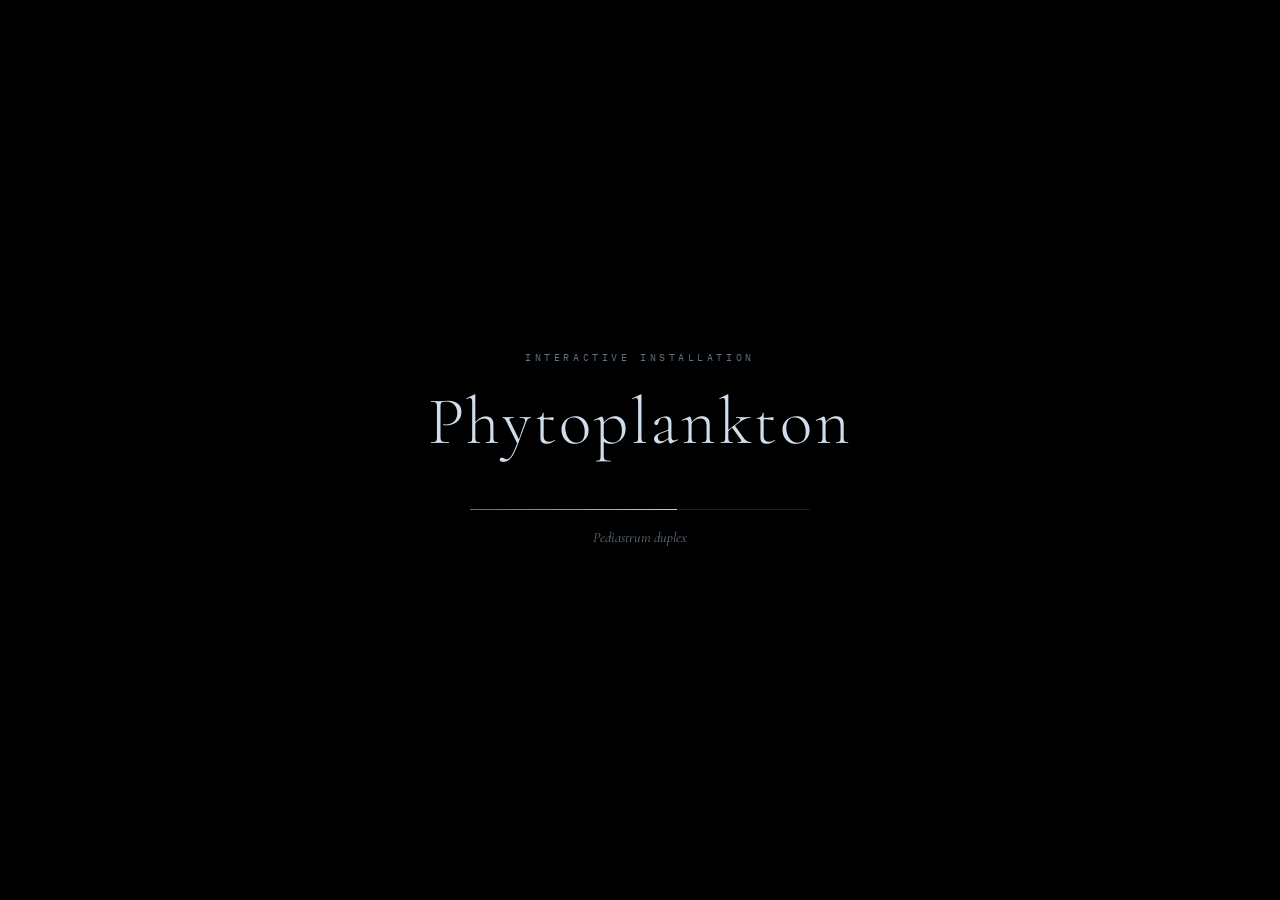
<file: installations/phytoplankton-swarm/index.html>
<!doctype html>
<html lang="en">
  <head>
    <meta charset="utf-8" />
    <meta name="viewport" content="width=device-width, initial-scale=1" />
    <meta name="color-scheme" content="dark" />
    <title>Phytoplankton — Swarm</title>
    <script type="module" crossorigin src="./assets/index-D1K2Ajvj.js"></script>
    <link rel="stylesheet" crossorigin href="./assets/index-CesSiEIq.css">
  </head>
  <body>
    <canvas id="gl"></canvas>
    <canvas id="xyz"></canvas>
    <svg id="pinch" aria-hidden="true"></svg>

    <section id="caption">
      <div class="eyebrow" id="cap-sub"></div>
      <h1 id="cap-title"></h1>
      <p id="cap-body"></p>
    </section>

    <div id="prompt"><span class="dot"></span><span id="prompt-text"></span></div>

    <div id="loader">
      <div class="loader-inner">
        <div class="eyebrow">Interactive installation</div>
        <h1></h1>
        <div class="bar"><i></i></div>
        <div class="status">Preparing</div>
      </div>
    </div>

    <div id="specimen-shade"></div>
    <aside id="specimen" aria-hidden="true"></aside>

    <aside id="debug" hidden></aside>
    <div id="toast"></div>

  </body>
</html>
</file>
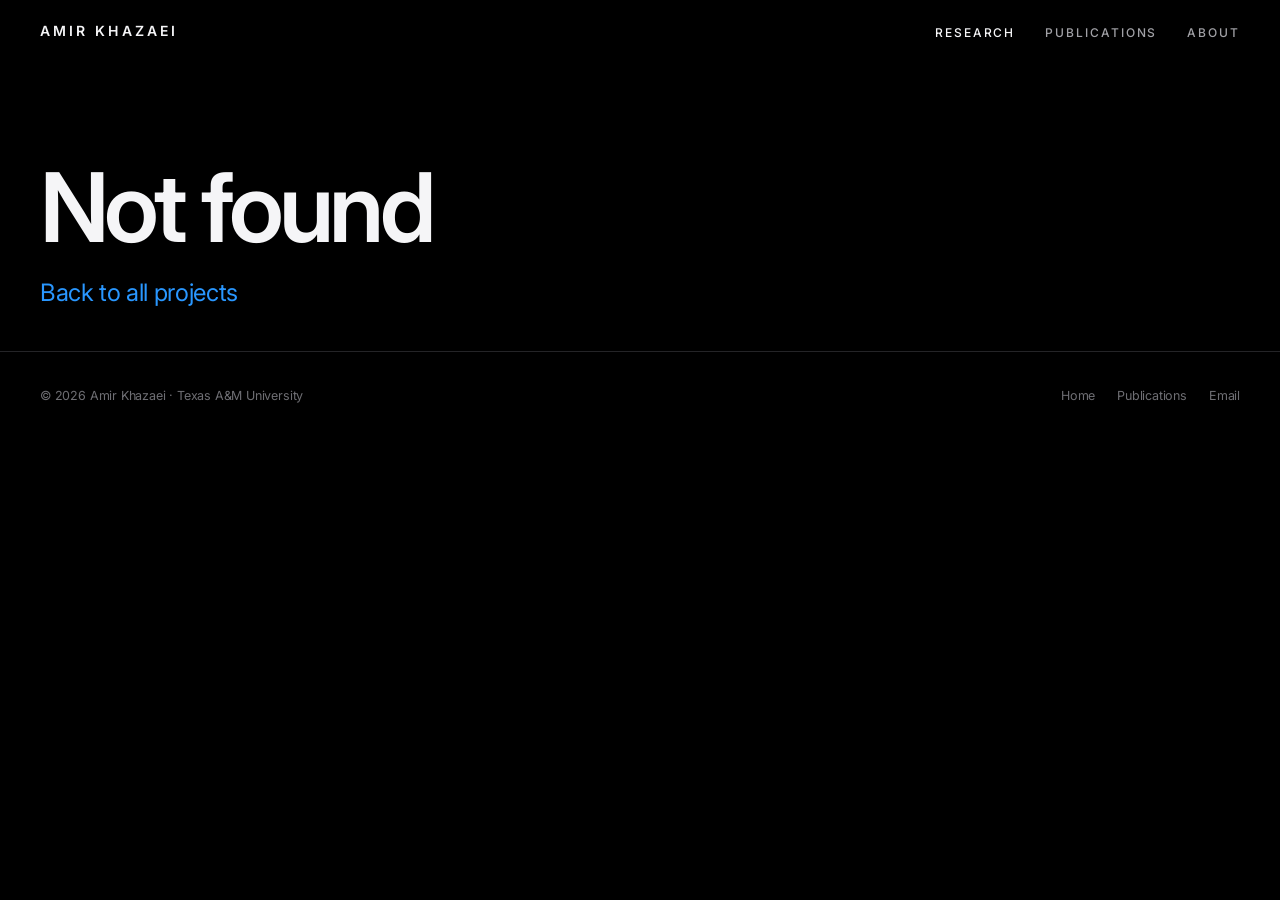
<file: projects/phytoplankton/index.html>
<!doctype html>
<html lang="en" data-base="../../" data-slug="phytoplankton">
<head>
  <meta charset="utf-8">
  <meta name="viewport" content="width=device-width, initial-scale=1, viewport-fit=cover">
  <title>Phytoplankton · Amir Khazaei</title>
  <meta name="description" content="Microscopic plankton rebuilt from rules: a diatom generator, a Grasshopper plugin, and a swarm you can reach into.">
  <meta property="og:title" content="Phytoplankton">
  <meta property="og:description" content="Microscopic plankton rebuilt from rules: a diatom generator, a Grasshopper plugin, and a swarm you can reach into.">
  <meta property="og:type" content="article">
  <meta property="og:url" content="https://amirkhazaei.com/projects/phytoplankton/">
  <meta property="og:image" content="https://amirkhazaei.com/assets/img/phytoplankton/cover.jpg">
  <meta name="theme-color" content="#000000">
  <link rel="canonical" href="https://amirkhazaei.com/projects/phytoplankton/">
  <link rel="icon" href="../../assets/favicon.svg" type="image/svg+xml">
  <link rel="preconnect" href="https://fonts.googleapis.com">
  <link rel="preconnect" href="https://fonts.gstatic.com" crossorigin>
  <link href="https://fonts.googleapis.com/css2?family=Inter:wght@400;500;600&family=JetBrains+Mono&display=swap" rel="stylesheet">
  <link rel="stylesheet" href="../../assets/css/site.css">
  <script type="importmap">{ "imports": { "three": "https://cdn.jsdelivr.net/npm/three@0.170.0/build/three.module.js", "three/addons/": "https://cdn.jsdelivr.net/npm/three@0.170.0/examples/jsm/" } }</script>
</head>
<body>

<nav class="nav" aria-label="Main">
  <div class="wrap">
    <a class="brand" href="../../">Amir Khazaei</a>
    <ul>
      <li class="opt"><a href="../../#research" aria-current="page">Research</a></li>
      <li><a href="../../publications.html">Publications</a></li>
      <li><a href="../../about.html">About</a></li>
    </ul>
  </div>
</nav>

<main id="app">
  <noscript><div class="wrap page-head"><h1>Phytoplankton</h1><p class="lead">Microscopic plankton rebuilt from rules: a diatom generator, a Grasshopper plugin, and a swarm you can reach into.</p></div></noscript>
</main>

<footer>
  <div class="wrap">
    <span>© <span class="year">2026</span> Amir Khazaei · Texas A&amp;M University</span>
    <span class="links"><a href="../../">Home</a><a href="../../publications.html">Publications</a><a href="mailto:amirkhazaei@tamu.edu">Email</a></span>
  </div>
</footer>

<script type="module" src="../../assets/js/project.js"></script>
</body>
</html>
</file>
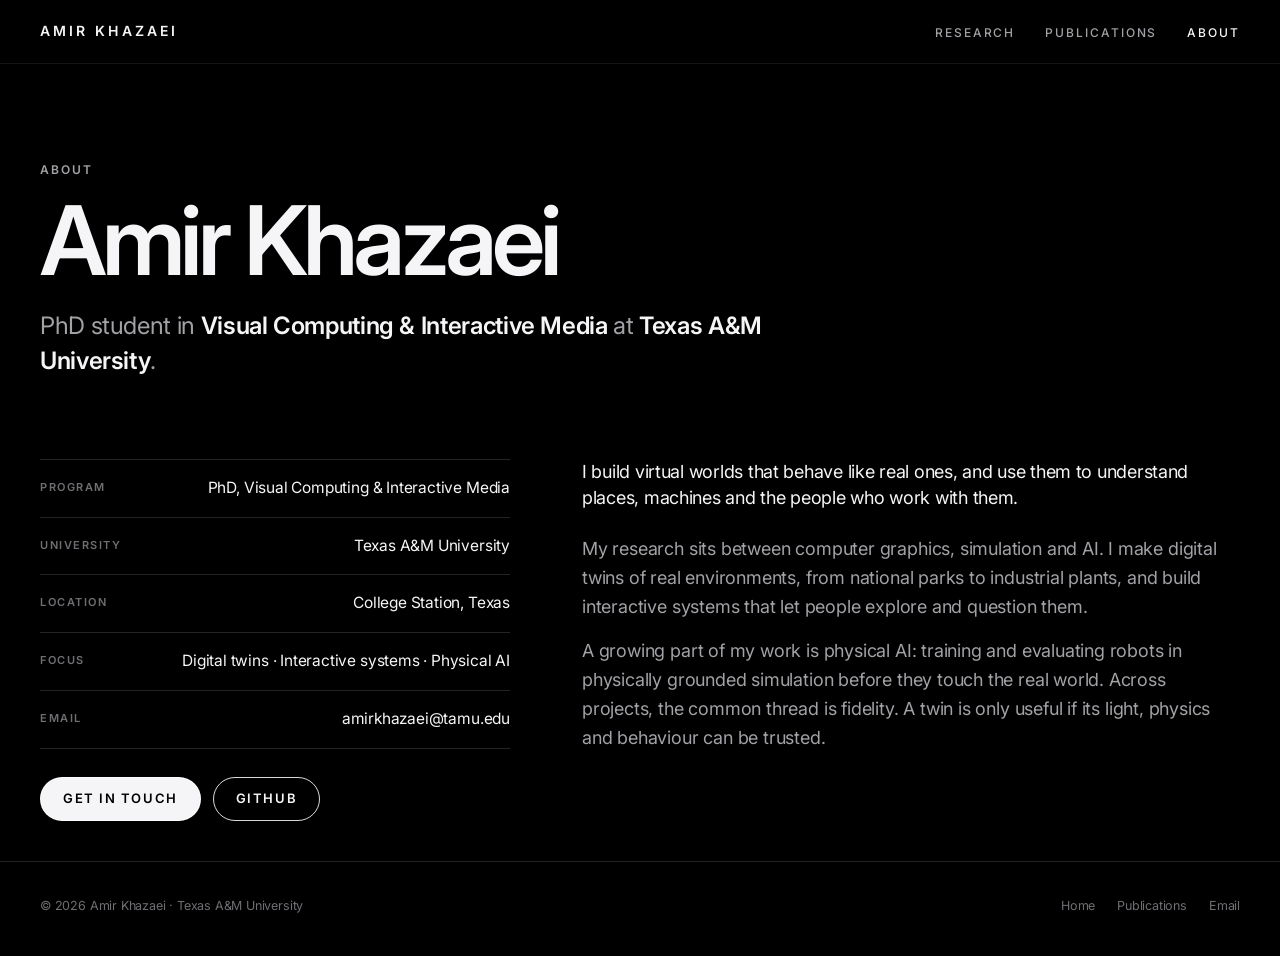
<file: about.html>
<!doctype html>
<html lang="en" data-base="">
<head>
  <meta charset="utf-8">
  <meta name="viewport" content="width=device-width, initial-scale=1, viewport-fit=cover">
  <title>About · Amir Khazaei</title>
  <meta name="description" content="Amir Khazaei is a PhD student in Visual Computing & Interactive Media at Texas A&M University.">
  <meta name="theme-color" content="#000000">
  <link rel="icon" href="assets/favicon.svg" type="image/svg+xml">
  <link rel="preconnect" href="https://fonts.googleapis.com">
  <link rel="preconnect" href="https://fonts.gstatic.com" crossorigin>
  <link href="https://fonts.googleapis.com/css2?family=Inter:wght@400;500;600&family=JetBrains+Mono&display=swap" rel="stylesheet">
  <link rel="stylesheet" href="assets/css/site.css">
</head>
<body>

<nav class="nav always" aria-label="Main">
  <div class="wrap">
    <a class="brand" href="./">Amir Khazaei</a>
    <ul>
      <li class="opt"><a href="./#research">Research</a></li>
      <li><a href="publications.html">Publications</a></li>
      <li><a href="about.html" aria-current="page">About</a></li>
    </ul>
  </div>
</nav>

<main>
  <header class="page-head">
    <div class="wrap">
      <p class="kicker">About</p>
      <h1>Amir Khazaei</h1>
      <p class="lead">PhD student in <strong>Visual Computing &amp; Interactive Media</strong> at <strong>Texas A&amp;M University</strong>.</p>
    </div>
  </header>

  <section class="wrap about-grid" style="padding-top:40px">
    <div class="reveal">
      <ul class="facts">
        <li><b>Program</b><span>PhD, Visual Computing &amp; Interactive Media</span></li>
        <li><b>University</b><span>Texas A&amp;M University</span></li>
        <li><b>Location</b><span>College Station, Texas</span></li>
        <li><b>Focus</b><span>Digital twins · Interactive systems · Physical AI</span></li>
        <li><b>Email</b><span><a href="mailto:amirkhazaei@tamu.edu">amirkhazaei@tamu.edu</a></span></li>
        <!-- EDIT: add rows, e.g. <li><b>Advisor</b><span>Name</span></li>, <li><b>Lab</b><span>Name</span></li> -->
      </ul>
      <div class="p-links" style="margin-top:28px">
        <a class="btn fill" href="mailto:amirkhazaei@tamu.edu">Get in touch</a>
        <a class="btn" href="https://github.com/Amirkhazaeii">GitHub</a>
        <!-- EDIT: once you add assets/cv.pdf: <a class="btn" href="assets/cv.pdf">CV</a>
             LinkedIn / Google Scholar: <a class="btn" href="https://scholar.google.com/citations?user=ID">Scholar</a> -->
      </div>
    </div>
    <div class="prose reveal">
      <!-- EDIT: rewrite in your own words. -->
      <p class="lead" style="color:var(--text);margin-bottom:24px">I build virtual worlds that behave like real ones, and use them to understand places, machines and the people who work with them.</p>
      <p>My research sits between computer graphics, simulation and AI. I make digital twins of real environments, from national parks to industrial plants, and build interactive systems that let people explore and question them.</p>
      <p>A growing part of my work is physical AI: training and evaluating robots in physically grounded simulation before they touch the real world. Across projects, the common thread is fidelity. A twin is only useful if its light, physics and behaviour can be trusted.</p>
    </div>
  </section>
</main>

<footer>
  <div class="wrap">
    <span>© <span class="year">2026</span> Amir Khazaei · Texas A&amp;M University</span>
    <span class="links"><a href="./">Home</a><a href="publications.html">Publications</a><a href="mailto:amirkhazaei@tamu.edu">Email</a></span>
  </div>
</footer>

<script type="module">
  import { navOnScroll, reveal, footer } from "./assets/js/data.js";
  navOnScroll(); reveal(); footer();
</script>
</body>
</html>
</file>
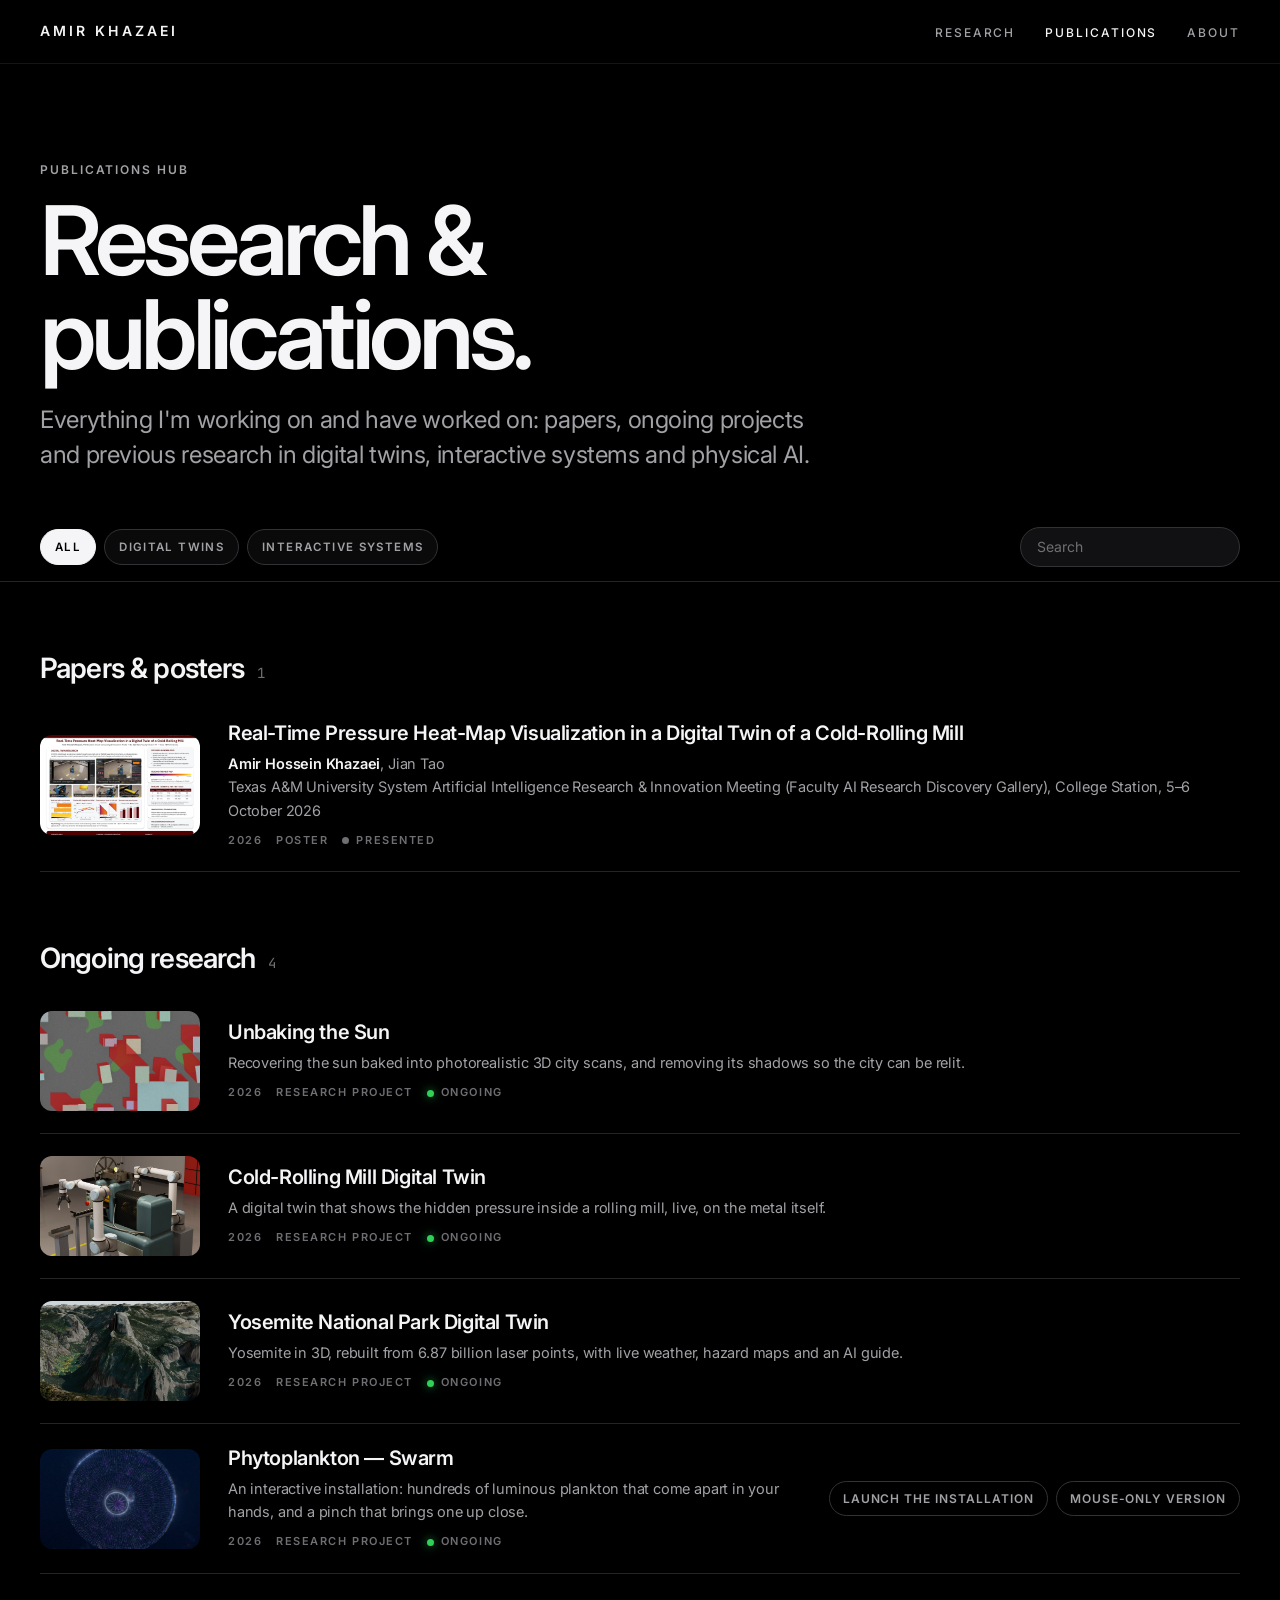
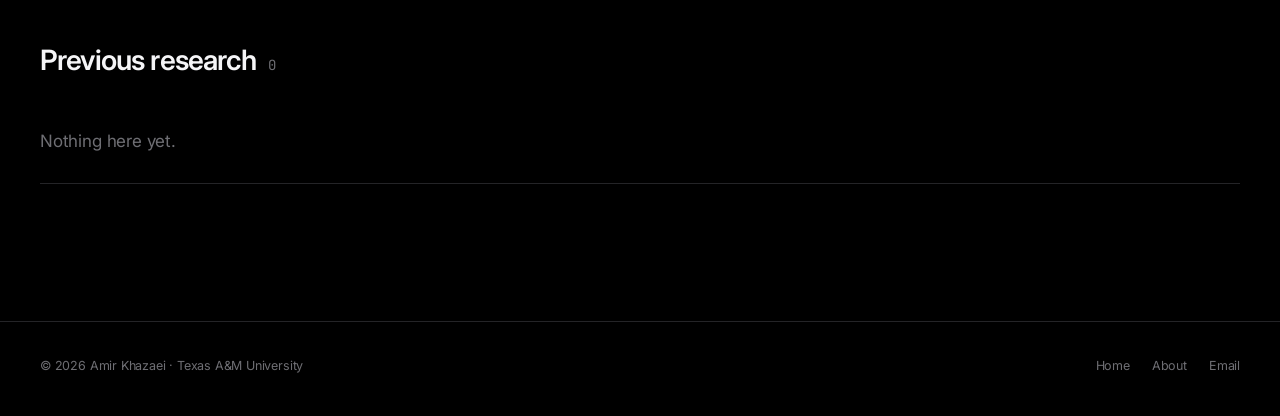
<file: publications.html>
<!doctype html>
<html lang="en" data-base="">
<head>
  <meta charset="utf-8">
  <meta name="viewport" content="width=device-width, initial-scale=1, viewport-fit=cover">
  <title>Publications &amp; Research · Amir Khazaei</title>
  <meta name="description" content="Papers, ongoing research and previous research by Amir Khazaei, PhD student at Texas A&M University.">
  <meta name="theme-color" content="#000000">
  <link rel="icon" href="assets/favicon.svg" type="image/svg+xml">
  <link rel="preconnect" href="https://fonts.googleapis.com">
  <link rel="preconnect" href="https://fonts.gstatic.com" crossorigin>
  <link href="https://fonts.googleapis.com/css2?family=Inter:wght@400;500;600&family=JetBrains+Mono&display=swap" rel="stylesheet">
  <link rel="stylesheet" href="assets/css/site.css">
</head>
<body>

<nav class="nav always" aria-label="Main">
  <div class="wrap">
    <a class="brand" href="./">Amir Khazaei</a>
    <ul>
      <li class="opt"><a href="./#research">Research</a></li>
      <li><a href="publications.html" aria-current="page">Publications</a></li>
      <li><a href="about.html">About</a></li>
    </ul>
  </div>
</nav>

<main>
  <header class="page-head">
    <div class="wrap">
      <p class="kicker">Publications hub</p>
      <h1>Research &amp;<br>publications.</h1>
      <p class="lead">Everything I'm working on and have worked on: papers, ongoing projects and previous research in digital twins, interactive systems and physical AI.</p>
    </div>
  </header>

  <div class="toolbar">
    <div class="wrap">
      <div class="group" id="themeChips" role="group" aria-label="Filter by theme"></div>
      <label class="sr-only" for="search">Search</label>
      <input class="search" id="search" type="search" placeholder="Search">
    </div>
  </div>

  <div class="wrap" id="hub" style="padding-bottom:120px"></div>
</main>

<footer>
  <div class="wrap">
    <span>© <span class="year">2026</span> Amir Khazaei · Texas A&amp;M University</span>
    <span class="links"><a href="./">Home</a><a href="about.html">About</a><a href="mailto:amirkhazaei@tamu.edu">Email</a></span>
  </div>
</footer>

<script type="module" src="assets/js/pubs.js"></script>
</body>
</html>
</file>
<file: installations/phytoplankton-swarm/assets/index-CesSiEIq.css>
@font-face{font-family:Cormorant Garamond;font-style:normal;font-display:swap;font-weight:300;src:url(./cormorant-garamond-cyrillic-ext-300-normal-D8IReVS-.woff2)format("woff2"),url(./cormorant-garamond-cyrillic-ext-300-normal-B5wCrnbP.woff)format("woff");unicode-range:U+460-52F,U+1C80-1C8A,U+20B4,U+2DE0-2DFF,U+A640-A69F,U+FE2E-FE2F}@font-face{font-family:Cormorant Garamond;font-style:normal;font-display:swap;font-weight:300;src:url(./cormorant-garamond-cyrillic-300-normal-DZNkLIMe.woff2)format("woff2"),url(./cormorant-garamond-cyrillic-300-normal-KEduutn5.woff)format("woff");unicode-range:U+301,U+400-45F,U+490-491,U+4B0-4B1,U+2116}@font-face{font-family:Cormorant Garamond;font-style:normal;font-display:swap;font-weight:300;src:url(./cormorant-garamond-vietnamese-300-normal-BTzPAsHw.woff2)format("woff2"),url(./cormorant-garamond-vietnamese-300-normal-ByHlPz7v.woff)format("woff");unicode-range:U+102-103,U+110-111,U+128-129,U+168-169,U+1A0-1A1,U+1AF-1B0,U+300-301,U+303-304,U+308-309,U+323,U+329,U+1EA0-1EF9,U+20AB}@font-face{font-family:Cormorant Garamond;font-style:normal;font-display:swap;font-weight:300;src:url(./cormorant-garamond-latin-ext-300-normal-BsCYHBWC.woff2)format("woff2"),url(./cormorant-garamond-latin-ext-300-normal-DueGyF8j.woff)format("woff");unicode-range:U+100-2BA,U+2BD-2C5,U+2C7-2CC,U+2CE-2D7,U+2DD-2FF,U+304,U+308,U+329,U+1D00-1DBF,U+1E00-1E9F,U+1EF2-1EFF,U+2020,U+20A0-20AB,U+20AD-20C0,U+2113,U+2C60-2C7F,U+A720-A7FF}@font-face{font-family:Cormorant Garamond;font-style:normal;font-display:swap;font-weight:300;src:url(./cormorant-garamond-latin-300-normal-Cw-E_7L1.woff2)format("woff2"),url(./cormorant-garamond-latin-300-normal-BuXLI6C0.woff)format("woff");unicode-range:U+??,U+131,U+152-153,U+2BB-2BC,U+2C6,U+2DA,U+2DC,U+304,U+308,U+329,U+2000-206F,U+20AC,U+2122,U+2191,U+2193,U+2212,U+2215,U+FEFF,U+FFFD}@font-face{font-family:Cormorant Garamond;font-style:normal;font-display:swap;font-weight:400;src:url(./cormorant-garamond-cyrillic-ext-400-normal-W3Dto7M0.woff2)format("woff2"),url(./cormorant-garamond-cyrillic-ext-400-normal-DLdKLAvx.woff)format("woff");unicode-range:U+460-52F,U+1C80-1C8A,U+20B4,U+2DE0-2DFF,U+A640-A69F,U+FE2E-FE2F}@font-face{font-family:Cormorant Garamond;font-style:normal;font-display:swap;font-weight:400;src:url(./cormorant-garamond-cyrillic-400-normal-DD2KOZkl.woff2)format("woff2"),url(./cormorant-garamond-cyrillic-400-normal-CVFrM67f.woff)format("woff");unicode-range:U+301,U+400-45F,U+490-491,U+4B0-4B1,U+2116}@font-face{font-family:Cormorant Garamond;font-style:normal;font-display:swap;font-weight:400;src:url(./cormorant-garamond-vietnamese-400-normal-6K-YXo6g.woff2)format("woff2"),url(./cormorant-garamond-vietnamese-400-normal-4uxlocMh.woff)format("woff");unicode-range:U+102-103,U+110-111,U+128-129,U+168-169,U+1A0-1A1,U+1AF-1B0,U+300-301,U+303-304,U+308-309,U+323,U+329,U+1EA0-1EF9,U+20AB}@font-face{font-family:Cormorant Garamond;font-style:normal;font-display:swap;font-weight:400;src:url(./cormorant-garamond-latin-ext-400-normal-Drx2k2n9.woff2)format("woff2"),url(./cormorant-garamond-latin-ext-400-normal-uvC0WHQr.woff)format("woff");unicode-range:U+100-2BA,U+2BD-2C5,U+2C7-2CC,U+2CE-2D7,U+2DD-2FF,U+304,U+308,U+329,U+1D00-1DBF,U+1E00-1E9F,U+1EF2-1EFF,U+2020,U+20A0-20AB,U+20AD-20C0,U+2113,U+2C60-2C7F,U+A720-A7FF}@font-face{font-family:Cormorant Garamond;font-style:normal;font-display:swap;font-weight:400;src:url(./cormorant-garamond-latin-400-normal-B-1hWBU7.woff2)format("woff2"),url(./cormorant-garamond-latin-400-normal-B7YtguxJ.woff)format("woff");unicode-range:U+??,U+131,U+152-153,U+2BB-2BC,U+2C6,U+2DA,U+2DC,U+304,U+308,U+329,U+2000-206F,U+20AC,U+2122,U+2191,U+2193,U+2212,U+2215,U+FEFF,U+FFFD}@font-face{font-family:Cormorant Garamond;font-style:italic;font-display:swap;font-weight:400;src:url(./cormorant-garamond-cyrillic-ext-400-italic-BEGvmv_3.woff2)format("woff2"),url(./cormorant-garamond-cyrillic-ext-400-italic-C_Uk1MUY.woff)format("woff");unicode-range:U+460-52F,U+1C80-1C8A,U+20B4,U+2DE0-2DFF,U+A640-A69F,U+FE2E-FE2F}@font-face{font-family:Cormorant Garamond;font-style:italic;font-display:swap;font-weight:400;src:url(./cormorant-garamond-cyrillic-400-italic-D3GtrbRZ.woff2)format("woff2"),url(./cormorant-garamond-cyrillic-400-italic-AH1vqu4S.woff)format("woff");unicode-range:U+301,U+400-45F,U+490-491,U+4B0-4B1,U+2116}@font-face{font-family:Cormorant Garamond;font-style:italic;font-display:swap;font-weight:400;src:url(./cormorant-garamond-vietnamese-400-italic-BoXDRTEW.woff2)format("woff2"),url(./cormorant-garamond-vietnamese-400-italic-CJpMwFnN.woff)format("woff");unicode-range:U+102-103,U+110-111,U+128-129,U+168-169,U+1A0-1A1,U+1AF-1B0,U+300-301,U+303-304,U+308-309,U+323,U+329,U+1EA0-1EF9,U+20AB}@font-face{font-family:Cormorant Garamond;font-style:italic;font-display:swap;font-weight:400;src:url(./cormorant-garamond-latin-ext-400-italic-BdEzgT7i.woff2)format("woff2"),url(./cormorant-garamond-latin-ext-400-italic-CQvLaSWn.woff)format("woff");unicode-range:U+100-2BA,U+2BD-2C5,U+2C7-2CC,U+2CE-2D7,U+2DD-2FF,U+304,U+308,U+329,U+1D00-1DBF,U+1E00-1E9F,U+1EF2-1EFF,U+2020,U+20A0-20AB,U+20AD-20C0,U+2113,U+2C60-2C7F,U+A720-A7FF}@font-face{font-family:Cormorant Garamond;font-style:italic;font-display:swap;font-weight:400;src:url(./cormorant-garamond-latin-400-italic-Dc_OZ8oc.woff2)format("woff2"),url(./cormorant-garamond-latin-400-italic-BLh7T8o8.woff)format("woff");unicode-range:U+??,U+131,U+152-153,U+2BB-2BC,U+2C6,U+2DA,U+2DC,U+304,U+308,U+329,U+2000-206F,U+20AC,U+2122,U+2191,U+2193,U+2212,U+2215,U+FEFF,U+FFFD}@font-face{font-family:IBM Plex Mono;font-style:normal;font-display:swap;font-weight:300;src:url(./ibm-plex-mono-cyrillic-ext-300-normal-BbtBtHoB.woff2)format("woff2"),url(./ibm-plex-mono-cyrillic-ext-300-normal-B8O3uHbr.woff)format("woff");unicode-range:U+460-52F,U+1C80-1C8A,U+20B4,U+2DE0-2DFF,U+A640-A69F,U+FE2E-FE2F}@font-face{font-family:IBM Plex Mono;font-style:normal;font-display:swap;font-weight:300;src:url(./ibm-plex-mono-cyrillic-300-normal-ByB2hQUF.woff2)format("woff2"),url(./ibm-plex-mono-cyrillic-300-normal-Ba-HN6uq.woff)format("woff");unicode-range:U+301,U+400-45F,U+490-491,U+4B0-4B1,U+2116}@font-face{font-family:IBM Plex Mono;font-style:normal;font-display:swap;font-weight:300;src:url(./ibm-plex-mono-vietnamese-300-normal-CpdbWO_2.woff2)format("woff2"),url(./ibm-plex-mono-vietnamese-300-normal-B6fSpYYV.woff)format("woff");unicode-range:U+102-103,U+110-111,U+128-129,U+168-169,U+1A0-1A1,U+1AF-1B0,U+300-301,U+303-304,U+308-309,U+323,U+329,U+1EA0-1EF9,U+20AB}@font-face{font-family:IBM Plex Mono;font-style:normal;font-display:swap;font-weight:300;src:url(./ibm-plex-mono-latin-ext-300-normal-BEtQ2wm2.woff2)format("woff2"),url(./ibm-plex-mono-latin-ext-300-normal-CQbCaAQ4.woff)format("woff");unicode-range:U+100-2BA,U+2BD-2C5,U+2C7-2CC,U+2CE-2D7,U+2DD-2FF,U+304,U+308,U+329,U+1D00-1DBF,U+1E00-1E9F,U+1EF2-1EFF,U+2020,U+20A0-20AB,U+20AD-20C0,U+2113,U+2C60-2C7F,U+A720-A7FF}@font-face{font-family:IBM Plex Mono;font-style:normal;font-display:swap;font-weight:300;src:url(./ibm-plex-mono-latin-300-normal-BRS-C4KA.woff2)format("woff2"),url(./ibm-plex-mono-latin-300-normal-BPU54Tw3.woff)format("woff");unicode-range:U+??,U+131,U+152-153,U+2BB-2BC,U+2C6,U+2DA,U+2DC,U+304,U+308,U+329,U+2000-206F,U+20AC,U+2122,U+2191,U+2193,U+2212,U+2215,U+FEFF,U+FFFD}@font-face{font-family:IBM Plex Mono;font-style:normal;font-display:swap;font-weight:400;src:url(./ibm-plex-mono-cyrillic-ext-400-normal-xuaO2J-f.woff2)format("woff2"),url(./ibm-plex-mono-cyrillic-ext-400-normal-DMdlQ8Kv.woff)format("woff");unicode-range:U+460-52F,U+1C80-1C8A,U+20B4,U+2DE0-2DFF,U+A640-A69F,U+FE2E-FE2F}@font-face{font-family:IBM Plex Mono;font-style:normal;font-display:swap;font-weight:400;src:url(./ibm-plex-mono-cyrillic-400-normal-BSMlKf0J.woff2)format("woff2"),url(./ibm-plex-mono-cyrillic-400-normal-CEL4l2ZJ.woff)format("woff");unicode-range:U+301,U+400-45F,U+490-491,U+4B0-4B1,U+2116}@font-face{font-family:IBM Plex Mono;font-style:normal;font-display:swap;font-weight:400;src:url(./ibm-plex-mono-vietnamese-400-normal-BulugwFq.woff2)format("woff2"),url(./ibm-plex-mono-vietnamese-400-normal-DDuiU_S-.woff)format("woff");unicode-range:U+102-103,U+110-111,U+128-129,U+168-169,U+1A0-1A1,U+1AF-1B0,U+300-301,U+303-304,U+308-309,U+323,U+329,U+1EA0-1EF9,U+20AB}@font-face{font-family:IBM Plex Mono;font-style:normal;font-display:swap;font-weight:400;src:url(./ibm-plex-mono-latin-ext-400-normal-BmRBH3aV.woff2)format("woff2"),url(./ibm-plex-mono-latin-ext-400-normal-D3D2R8hC.woff)format("woff");unicode-range:U+100-2BA,U+2BD-2C5,U+2C7-2CC,U+2CE-2D7,U+2DD-2FF,U+304,U+308,U+329,U+1D00-1DBF,U+1E00-1E9F,U+1EF2-1EFF,U+2020,U+20A0-20AB,U+20AD-20C0,U+2113,U+2C60-2C7F,U+A720-A7FF}@font-face{font-family:IBM Plex Mono;font-style:normal;font-display:swap;font-weight:400;src:url(./ibm-plex-mono-latin-400-normal-DMJ8VG8y.woff2)format("woff2"),url(./ibm-plex-mono-latin-400-normal-CvHOgSBP.woff)format("woff");unicode-range:U+??,U+131,U+152-153,U+2BB-2BC,U+2C6,U+2DA,U+2DC,U+304,U+308,U+329,U+2000-206F,U+20AC,U+2122,U+2191,U+2193,U+2212,U+2215,U+FEFF,U+FFFD}:root{--ink:#e2f0ffeb;--ink-dim:#b0cdeb8c;--line:#96cdff66;--serif:"Cormorant Garamond", "Cormorant", Georgia, serif;--mono:"IBM Plex Mono", ui-monospace, "SFMono-Regular", Consolas, monospace}*{box-sizing:border-box;margin:0;padding:0}html,body{width:100%;height:100%;color:var(--ink);font-family:var(--mono);-webkit-font-smoothing:antialiased;-webkit-user-select:none;user-select:none;background:#000;overflow:hidden}body.kiosk:not(.operator),body.kiosk:not(.operator) *{cursor:none!important}body.kiosk:not(.operator) #toast{display:none!important}#gl{touch-action:none;width:100vw;height:100vh;display:block;position:fixed;inset:0}#xyz{pointer-events:none;width:100vw;height:100vh;position:fixed;inset:0}#pinch{z-index:2;pointer-events:none;filter:drop-shadow(0 0 5px #6ec8ff8c);width:100vw;height:100vh;transition:filter .5s;position:fixed;inset:0;overflow:visible}#pinch circle{fill:none;stroke-linecap:round}#pinch .pinch-ring{stroke:#bee6ffe6;stroke-width:1px}#pinch .pinch-arc{stroke:#e1f5ff;stroke-width:2.2px}#pinch .pinch-tip{fill:#e1f5ff;stroke:none}body.mono #pinch{filter:grayscale()drop-shadow(0 0 5px #c8c8c880)}#caption{opacity:0;pointer-events:none;max-width:30vw;position:fixed;bottom:6vh;left:4.2vw}.eyebrow{letter-spacing:.36em;text-transform:uppercase;color:var(--ink-dim);font-size:max(9px,1.1vh)}#caption h1{font-family:var(--serif);letter-spacing:.02em;margin:.2em 0 .28em;font-size:max(34px,6.58vh);font-weight:300;line-height:1}#caption p{font-family:var(--serif);color:#cde1f5b3;font-size:max(14px,1.87vh);line-height:1.45}#prompt{letter-spacing:.36em;text-transform:uppercase;color:var(--ink-dim);opacity:0;pointer-events:none;align-items:center;gap:1.1em;font-size:max(10px,1.28vh);display:flex;position:fixed;bottom:6.5vh;left:50%;transform:translate(-50%)}#prompt .dot{background:#8fdcff;border-radius:50%;width:.7em;height:.7em;animation:2.8s ease-in-out infinite pulse;box-shadow:0 0 14px 4px #5abeff8c}@keyframes pulse{0%,to{opacity:.45;transform:scale(.65)}50%{opacity:1;transform:scale(1.15)}}#loader{z-index:10;background:#000;place-items:center;transition:opacity 2.6s;display:grid;position:fixed;inset:0}#loader.done{opacity:0;pointer-events:none}.loader-inner{text-align:center}#loader h1{font-family:var(--serif);letter-spacing:.04em;margin:.25em 0 .7em;font-size:max(38px,7.47vh);font-weight:300}#loader .bar{background:#ffffff1f;width:min(340px,60vw);height:1px;margin:0 auto;overflow:hidden}#loader .bar i{background:linear-gradient(90deg,#2f6bff,#7fe8ff);width:0;height:100%;transition:width .35s;display:block}#loader .status{min-height:1.4em;font-family:var(--serif);color:var(--ink-dim);margin-top:1.3em;font-size:max(13px,1.6vh);font-style:italic}#loader .status.error{color:#ff9a8a;font-style:normal}#toast{letter-spacing:.14em;text-transform:uppercase;color:var(--ink);opacity:0;pointer-events:none;background:#060e1cb8;border:1px solid #8cc8ff26;border-radius:999px;padding:.7em 1.3em;font-size:11px;transition:opacity .6s,transform .6s,filter .5s;position:fixed;top:3vh;left:50%;transform:translate(-50%,-8px)}#toast.show{opacity:1;transform:translate(-50%)}#debug{z-index:5;color:#cfe3f7;-webkit-user-select:text;user-select:text;background:#040a14e0;border:1px solid #8cc8ff24;border-radius:10px;width:352px;padding:14px 16px;font-size:11px;line-height:1.5;position:fixed;top:16px;left:16px}#debug[hidden]{display:none}#debug header{letter-spacing:.16em;text-transform:uppercase;justify-content:space-between;margin-bottom:10px;display:flex}#debug header small,#debug footer{color:#aac8e680}#debug footer{margin-top:10px;font-size:10px}#debug .cam canvas{background:#000;border-radius:6px;width:320px;height:180px;display:block}#debug .row{justify-content:space-between;gap:10px;margin-top:6px;display:flex}#debug .row span{color:#aac8e699}#debug .row b{text-align:right;font-weight:400}#debug select,#debug button{font:inherit;color:inherit;background:#1e3c6459;border:1px solid #8cc8ff33;border-radius:6px;padding:4px 8px}#debug select{max-width:210px}#debug button{cursor:pointer;margin:4px 6px 0 0}#debug button:hover{background:#3c78c866}#debug .cal{border-top:1px solid #8cc8ff1a;margin-top:10px;padding-top:10px}#debug .cal p{color:#aac8e6b3}#debug .hand{grid-template-columns:52px 1fr;align-items:center;gap:2px 8px;margin-top:6px;display:grid}#debug .hand.none{color:#aac8e680;display:block}#debug .hand i{background:linear-gradient(90deg, #6fd3ff var(--v), #ffffff14 var(--v));border-radius:2px;height:4px}#debug .hand b{color:#c8e1fab3;grid-column:2;font-weight:400}.phyto-gui{--width:300px;z-index:6}#specimen-shade{opacity:0;pointer-events:none;background:linear-gradient(90deg,#0003099e 0%,#00030961 55%,#00030900 100%);width:48vw;transition:opacity .6s;position:fixed;inset:0 auto 0 0}body.focused #specimen-shade{opacity:1}#specimen{z-index:3;opacity:0;visibility:hidden;pointer-events:none;width:min(31vw,66vh);max-height:88vh;transition:opacity .45s,transform .45s,visibility 0s linear .45s,filter .5s;position:fixed;top:50%;left:4.2vw;overflow:hidden;transform:translate(-14px,-50%)}#specimen.show{opacity:1;visibility:visible;pointer-events:auto;transition:opacity 1.1s .7s,transform 1.4s cubic-bezier(.2,.7,.2,1) .7s,visibility 0s linear .7s,filter .5s;transform:translateY(-50%)}#specimen .sp-body{transition:opacity .3s}#specimen .sp-body.swap{opacity:0}#specimen .sp-back{font:inherit;letter-spacing:.3em;text-transform:uppercase;color:var(--ink);cursor:pointer;background:#0a182c6b;border:1px solid #96cdff3d;border-radius:999px;align-items:center;gap:.8em;margin-bottom:4.2vh;padding:.7em 1.25em;font-size:max(10px,1.12vh);transition:background .3s,border-color .3s;display:inline-flex}#specimen .sp-back:hover,#specimen .sp-back:focus-visible{background:#285a9673;border-color:#aadcff80;outline:none}#specimen .sp-back span{letter-spacing:0;font-size:1.3em}#specimen .sp-name{font-family:var(--serif);letter-spacing:.01em;margin:.24em 0 .3em;font-size:max(30px,5.2vh);font-style:italic;font-weight:300;line-height:1.02}#specimen .sp-class{letter-spacing:.16em;text-transform:uppercase;color:var(--ink-dim);font-size:max(9px,1.02vh);line-height:1.6}#specimen .sp-desc{font-family:var(--serif);color:#d6e6f6db;margin-top:2.6vh;font-size:max(15px,2.05vh);line-height:1.5}#specimen .sp-facts{border-top:1px solid #96cdff29;gap:1.1vh;margin-top:2.4vh;padding-top:2.2vh;display:grid}#specimen .sp-facts>div{grid-template-columns:7.5em 1fr;align-items:baseline;gap:1em;display:grid}#specimen .sp-facts>div[hidden]{display:none}#specimen dt{letter-spacing:.3em;text-transform:uppercase;color:var(--ink-dim);font-size:max(9px,1.02vh)}#specimen dd{font-family:var(--serif);color:#d6e6f6d1;font-size:max(14px,1.8vh);line-height:1.4}#specimen .sp-fact{font-family:var(--serif);color:#c8e8ffdb;border-left:1px solid #8fdcff8c;margin-top:2.4vh;padding-left:1.1em;font-size:max(14px,1.85vh);font-style:italic;line-height:1.45}#specimen .sp-live{border-top:1px solid #96cdff29;margin-top:3vh;padding-top:2.2vh}#specimen .sp-xyz{font-variant-numeric:tabular-nums;flex-wrap:wrap;gap:.6em 1.6em;margin-top:1.3vh;font-size:max(12px,1.5vh);display:flex}#specimen .sp-xyz i{color:#84ccffbd;margin-right:.6em;font-style:normal}#specimen .sp-xyz b{font-weight:300}#specimen .sp-params{letter-spacing:.04em;color:#c8e1fab3;font-variant-numeric:tabular-nums;flex-wrap:wrap;gap:.35em 1.4em;margin-top:1.4vh;font-size:max(9px,1.05vh);display:flex}#specimen .sp-params em{color:var(--ink-dim);font-style:normal}#specimen .sp-gesture{letter-spacing:.3em;text-transform:uppercase;color:#bee1ff9e;margin-top:3.4vh;font-size:max(9px,1.05vh)}#specimen .sp-gesture[hidden]{display:none}#specimen .sp-gesture+.sp-hint{margin-top:1.2vh}#specimen .sp-hint{letter-spacing:.2em;text-transform:uppercase;color:#aac8e66b;margin-top:3.4vh;font-size:max(9px,.98vh)}body.kiosk:not(.operator) #specimen .sp-hint{display:none}@media (max-aspect-ratio:1){#specimen-shade{background:linear-gradient(#00030900 0%,#00030973 40%,#000309b8 100%);width:auto;height:58vh;inset:auto 0 0}#specimen{width:auto;max-height:50vh;inset:auto 16px 16px;overflow-y:auto;transform:translateY(14px)}#specimen.show{transform:none}#specimen .sp-back{margin-bottom:2vh}#specimen .sp-name{font-size:max(26px,3.6vh)}#specimen .sp-desc{font-size:max(14px,1.7vh)}}#xyz,#caption,#prompt{transition:filter .5s}body.mono #xyz,body.mono #caption,body.mono #prompt,body.mono #toast,body.mono #specimen{filter:grayscale()}
</file>
<file: assets/css/site.css>
/* amirkhazaei.com: black, white and one blue, after Apple and SpaceX. */
:root {
  --bg: #000;
  --bg-2: #0a0a0b;
  --panel: #111113;
  --panel-2: #1a1a1d;
  --line: #242427;
  --line-2: #333337;
  --text: #f5f5f7;
  --text-2: #a1a1a6;
  --text-3: #6e6e73;
  --blue: #2997ff;
  --ongoing: #30d158;
  --display: -apple-system, "SF Pro Display", "Inter", system-ui, sans-serif;
  --body: -apple-system, "SF Pro Text", "Inter", system-ui, sans-serif;
  --mono: "SF Mono", "JetBrains Mono", ui-monospace, Consolas, monospace;
  --max: 1200px;
  --nav-h: 64px;
  color-scheme: dark;
}

*, *::before, *::after { box-sizing: border-box; }
html { -webkit-text-size-adjust: 100%; }
body {
  margin: 0;
  background: var(--bg);
  color: var(--text);
  font-family: var(--body);
  font-size: 17px;
  line-height: 1.6;
  letter-spacing: -0.011em;
  -webkit-font-smoothing: antialiased;
  -moz-osx-font-smoothing: grayscale;
}
img, video { display: block; max-width: 100%; }
a { color: inherit; text-decoration: none; }
p a, .prose a { color: var(--blue); }
p a:hover, .prose a:hover { text-decoration: underline; }
::selection { background: var(--blue); color: #fff; }
:focus-visible { outline: 2px solid var(--blue); outline-offset: 3px; border-radius: 6px; }
.wrap { width: min(var(--max), 100% - 40px); margin-inline: auto; }
.sr-only { position: absolute; width: 1px; height: 1px; overflow: hidden; clip: rect(0 0 0 0); white-space: nowrap; }

/* ---------- labels ---------- */
.kicker {
  font-family: var(--body);
  font-size: 12px; font-weight: 600;
  letter-spacing: 0.16em; text-transform: uppercase;
  color: var(--text-2);
  margin: 0 0 14px;
}
.status { display: inline-flex; align-items: center; gap: 7px; }
.status::before { content: ""; width: 7px; height: 7px; border-radius: 50%; background: var(--text-3); }
.status.ongoing::before { background: var(--ongoing); box-shadow: 0 0 10px rgba(48, 209, 88, 0.7); }

/* ---------- nav ---------- */
.nav {
  position: fixed; inset: 0 0 auto 0; z-index: 30; height: var(--nav-h);
  display: flex; align-items: center;
  transition: background .3s, border-color .3s;
  border-bottom: 1px solid transparent;
}
.nav.solid, .nav.always {
  background: rgba(0, 0, 0, 0.72);
  backdrop-filter: saturate(180%) blur(20px);
  -webkit-backdrop-filter: saturate(180%) blur(20px);
  border-bottom-color: rgba(255, 255, 255, 0.08);
}
.nav .wrap { display: flex; align-items: center; justify-content: space-between; gap: 20px; }
.brand { font-size: 14px; font-weight: 600; letter-spacing: 0.22em; text-transform: uppercase; white-space: nowrap; }
.nav ul { display: flex; gap: 30px; list-style: none; margin: 0; padding: 0; }
.nav ul a {
  font-size: 12px; font-weight: 500; letter-spacing: 0.16em; text-transform: uppercase;
  color: var(--text-2); transition: color .2s; padding: 6px 0;
}
.nav ul a:hover, .nav ul a[aria-current="page"] { color: var(--text); }

/* ---------- buttons ---------- */
.btn {
  display: inline-flex; align-items: center; justify-content: center; gap: 8px;
  height: 44px; padding: 0 22px; border-radius: 999px;
  font-size: 13px; font-weight: 600; letter-spacing: 0.12em; text-transform: uppercase;
  border: 1px solid rgba(255, 255, 255, 0.85); color: var(--text);
  transition: background .25s, color .25s;
}
.btn:hover { background: var(--text); color: #000; }
.btn.fill { background: var(--text); color: #000; }
.btn.fill:hover { background: transparent; color: var(--text); }
.link-arrow { color: var(--blue); font-weight: 500; }
.link-arrow::after { content: " ›"; }
.link-arrow:hover { text-decoration: underline; }

/* ======================================================================
   HOME: full-screen bubble field
   ====================================================================== */
.home-stage { position: relative; height: 100vh; height: 100svh; min-height: 560px; overflow: hidden; background: #000; }
#field { position: absolute; inset: 0; width: 100%; height: 100%; display: block; }
.labels { position: absolute; inset: 0; pointer-events: none; }
.blabel {
  position: absolute; left: 0; top: 0;
  display: flex; flex-direction: column; align-items: center; justify-content: center; text-align: center;
  color: #fff; will-change: transform, opacity; transition: opacity .35s;
  text-shadow: 0 1px 12px rgba(0, 0, 0, 0.6);
}
.blabel .t { font-family: var(--display); font-weight: 600; letter-spacing: -0.02em; line-height: 1.08; }
.blabel .s { margin-top: 6px; font-size: 10.5px; font-weight: 600; letter-spacing: 0.16em; text-transform: uppercase; opacity: 0.85; }

.home-intro {
  position: absolute; left: 0; right: 0; bottom: 0; z-index: 5; pointer-events: none;
  padding: 0 0 28px;
  background: linear-gradient(to top, rgba(0,0,0,0.85), rgba(0,0,0,0) );
}
.home-intro .wrap { display: flex; justify-content: space-between; align-items: end; gap: 30px; }
.home-intro h1 {
  font-family: var(--display); font-weight: 600;
  font-size: clamp(30px, 4.2vw, 52px); line-height: 1.04; letter-spacing: -0.035em; margin: 0 0 10px;
  max-width: 19ch; text-wrap: balance;
}
.home-intro p { margin: 0; color: var(--text-2); font-size: 15px; max-width: 46ch; }
.home-intro .pointer-on { pointer-events: auto; }
.filters { display: flex; flex-wrap: wrap; gap: 8px; justify-content: flex-end; }
.chip {
  font: inherit; font-size: 11.5px; font-weight: 600; letter-spacing: 0.12em; text-transform: uppercase;
  color: var(--text-2); background: rgba(255,255,255,0.04);
  border: 1px solid var(--line-2); border-radius: 999px; padding: 8px 14px; cursor: pointer;
  transition: color .2s, border-color .2s, background .2s;
}
.chip:hover { color: var(--text); border-color: var(--text-3); }
.chip[aria-pressed="true"] { color: #000; background: var(--text); border-color: var(--text); }

.hover-card {
  position: absolute; z-index: 6; top: calc(var(--nav-h) + 22px); right: 20px; width: 300px;
  padding: 18px 20px; border-radius: 18px;
  background: rgba(22, 22, 24, 0.72); border: 1px solid rgba(255,255,255,0.1);
  backdrop-filter: blur(24px) saturate(160%); -webkit-backdrop-filter: blur(24px) saturate(160%);
  opacity: 0; transform: translateY(-6px); transition: opacity .25s, transform .25s; pointer-events: none;
}
.hover-card.on { opacity: 1; transform: none; }
.hover-card h3 { margin: 6px 0 6px; font-family: var(--display); font-size: 20px; font-weight: 600; letter-spacing: -0.02em; line-height: 1.2; }
.hover-card p { margin: 0; font-size: 14px; color: var(--text-2); line-height: 1.5; }
.hover-card .meta { display: flex; justify-content: space-between; font-size: 11px; font-weight: 600; letter-spacing: 0.14em; text-transform: uppercase; color: var(--text-3); }

.scroll-cue {
  position: absolute; left: 50%; bottom: 14px; transform: translateX(-50%); z-index: 6;
  width: 22px; height: 34px; border: 1.5px solid rgba(255,255,255,0.4); border-radius: 12px;
}
.scroll-cue::after { content: ""; position: absolute; left: 50%; top: 7px; width: 3px; height: 7px; margin-left: -1.5px; border-radius: 2px; background: #fff; animation: cue 1.8s infinite; }
@keyframes cue { 0% { opacity: 0; transform: translateY(-3px); } 40% { opacity: 1; } 100% { opacity: 0; transform: translateY(9px); } }

/* ---------- sections ---------- */
.section { padding: 120px 0; border-top: 1px solid var(--line); }
.section-head { display: flex; justify-content: space-between; align-items: end; gap: 24px; margin-bottom: 48px; flex-wrap: wrap; }
.h2 { font-family: var(--display); font-weight: 600; font-size: clamp(36px, 5.4vw, 64px); letter-spacing: -0.04em; line-height: 1.02; margin: 0; }
.lead { font-size: clamp(19px, 2.1vw, 24px); line-height: 1.45; color: var(--text-2); letter-spacing: -0.015em; }
.lead strong { color: var(--text); font-weight: 600; }

/* focus strip */
.focus { display: grid; grid-template-columns: repeat(3, 1fr); gap: 1px; background: var(--line); border: 1px solid var(--line); border-radius: 22px; overflow: hidden; }
.focus > div { background: var(--bg); padding: 34px 30px 36px; }
.focus .n { font-family: var(--mono); font-size: 12px; color: var(--text-3); }
.focus h3 { font-family: var(--display); font-size: 26px; font-weight: 600; letter-spacing: -0.025em; margin: 14px 0 10px; }
.focus p { margin: 0; color: var(--text-2); font-size: 15.5px; }

/* project cards (index grid) */
.cards { display: grid; grid-template-columns: repeat(3, 1fr); gap: 20px; }
.card { display: flex; flex-direction: column; border-radius: 22px; overflow: hidden; background: var(--panel); border: 1px solid var(--line); transition: transform .4s cubic-bezier(.2,.7,.2,1), border-color .3s; }
.card:hover { transform: translateY(-4px); border-color: var(--line-2); }
.card .thumb { aspect-ratio: 16 / 10; overflow: hidden; background: #050505; }
.card .thumb img { width: 100%; height: 100%; object-fit: cover; transition: transform .8s cubic-bezier(.2,.7,.2,1), filter .5s; filter: saturate(0.85); }
.card:hover .thumb img { transform: scale(1.04); filter: saturate(1); }
.card .body { padding: 22px 24px 26px; display: flex; flex-direction: column; gap: 8px; flex: 1; }
.card .meta { display: flex; justify-content: space-between; gap: 10px; font-size: 11px; font-weight: 600; letter-spacing: 0.14em; text-transform: uppercase; color: var(--text-3); }
.card h3 { margin: 4px 0 0; font-family: var(--display); font-size: 22px; font-weight: 600; letter-spacing: -0.022em; line-height: 1.2; }
.card p { margin: 0; color: var(--text-2); font-size: 15px; line-height: 1.5; }

/* ======================================================================
   PROJECT PAGE
   ====================================================================== */
.p-hero { position: relative; height: 88vh; height: 88svh; min-height: 520px; overflow: hidden; background: #000; }
.p-hero canvas, .p-hero > img.p-hero-img { position: absolute; inset: 0; width: 100%; height: 100%; display: block; object-fit: cover; }
.p-hero::after { content: ""; position: absolute; inset: 0; pointer-events: none; background: linear-gradient(to top, #000 2%, rgba(0,0,0,0.25) 45%, rgba(0,0,0,0.35)); }
.p-hero .wrap { position: absolute; left: 0; right: 0; bottom: 56px; z-index: 2; }
.p-hero h1 { font-family: var(--display); font-weight: 600; font-size: clamp(44px, 8vw, 104px); line-height: 0.98; letter-spacing: -0.05em; margin: 0 0 18px; max-width: 14ch; }
.p-hero .tagline { font-size: clamp(18px, 2.2vw, 24px); color: #d2d2d7; max-width: 40ch; margin: 0; letter-spacing: -0.015em; line-height: 1.4; }
.hero-ctl {
  position: absolute; right: 20px; bottom: 56px; z-index: 3; width: 260px;
  padding: 14px 16px; border-radius: 16px; background: rgba(22,22,24,0.66); border: 1px solid rgba(255,255,255,0.1);
  backdrop-filter: blur(20px); -webkit-backdrop-filter: blur(20px);
  font-size: 12px; color: var(--text-2);
}
.hero-ctl label { display: flex; justify-content: space-between; font-weight: 600; letter-spacing: 0.12em; text-transform: uppercase; font-size: 10.5px; }
.hero-ctl output { font-family: var(--mono); color: var(--text); letter-spacing: 0; }
.hero-ctl input[type=range] { width: 100%; accent-color: #fff; margin: 8px 0 0; }
.hero-ctl .seg { display: grid; grid-template-columns: 1fr 1fr; gap: 4px; margin-top: 10px; padding: 3px; border-radius: 10px; background: rgba(255,255,255,0.06); }
.hero-ctl .seg button { font: inherit; font-size: 11px; font-weight: 600; letter-spacing: 0.1em; text-transform: uppercase; border: 0; border-radius: 8px; padding: 7px 0; color: var(--text-2); background: transparent; cursor: pointer; }
.hero-ctl .seg button[aria-pressed="true"] { background: #fff; color: #000; }

.p-facts { display: grid; grid-template-columns: repeat(4, 1fr); border-block: 1px solid var(--line); }
.p-facts > div { padding: 26px 0 26px 24px; border-left: 1px solid var(--line); }
.p-facts > div:first-child { border-left: 0; padding-left: 0; }
.p-facts b { display: block; font-size: 11px; font-weight: 600; letter-spacing: 0.14em; text-transform: uppercase; color: var(--text-3); margin-bottom: 6px; }
.p-facts span { font-size: 15.5px; }

.p-intro { display: grid; grid-template-columns: 1fr 1.35fr; gap: 64px; padding: 96px 0 40px; }
.p-intro .lead { margin: 0; color: var(--text); }
.p-intro .tags { display: flex; flex-wrap: wrap; gap: 8px; margin-top: 26px; }
.credits { margin: 0; font-size: 15px; color: var(--text-2); }
.tag { font-size: 12.5px; padding: 6px 12px; border-radius: 999px; background: var(--panel-2); color: var(--text-2); }

.stats { display: grid; grid-template-columns: repeat(auto-fit, minmax(200px, 1fr)); gap: 1px; background: var(--line); border-radius: 22px; overflow: hidden; border: 1px solid var(--line); margin: 40px 0 0; }
.stats > div { background: var(--bg); padding: 30px 28px; }
.stats b { display: block; font-family: var(--display); font-weight: 600; font-size: clamp(34px, 4vw, 48px); letter-spacing: -0.04em; line-height: 1; }
.stats span { display: block; color: var(--text-2); font-size: 14.5px; margin-top: 10px; }

.p-section { padding: 88px 0 0; }
.p-section .row { display: grid; grid-template-columns: 1fr 1.35fr; gap: 64px; align-items: start; }
.p-section.flip .row > :first-child { order: 2; }
.p-section h2 { font-family: var(--display); font-weight: 600; font-size: clamp(28px, 3.4vw, 40px); letter-spacing: -0.035em; line-height: 1.08; margin: 0 0 18px; }
.prose p, .prose li { color: var(--text-2); }
.prose p { margin: 0 0 16px; }
.prose strong { color: var(--text); font-weight: 600; }
.prose ul { padding-left: 20px; margin: 0 0 16px; }
.figure { margin: 0; }
.figure img, .figure video { width: 100%; border-radius: 18px; background: #050505; }
.figure figcaption { margin-top: 12px; font-size: 13.5px; color: var(--text-3); line-height: 1.5; }
.wide-figure { padding: 88px 0 0; }

.embed { position: relative; aspect-ratio: 16 / 9; border-radius: 18px; overflow: hidden; background: #050505; border: 1px solid var(--line); }
.embed img { position: absolute; inset: 0; width: 100%; height: 100%; object-fit: cover; filter: brightness(0.55); }
.embed .btn { position: absolute; left: 50%; top: 50%; transform: translate(-50%, -50%); }
.embed iframe { position: absolute; inset: 0; width: 100%; height: 100%; border: 0; }

.gallery { display: grid; grid-template-columns: repeat(2, 1fr); gap: 16px; }
.gallery .figure:only-child { grid-column: 1 / -1; }

.p-links { display: flex; flex-wrap: wrap; gap: 12px; margin-top: 28px; }
.p-pubs { list-style: none; margin: 0; padding: 0; border-top: 1px solid var(--line); }

.next {
  display: block; margin-top: 120px; border-top: 1px solid var(--line); padding: 64px 0 80px; text-align: center;
}
.next .kicker { margin-bottom: 10px; }
.next h2 { font-family: var(--display); font-weight: 600; font-size: clamp(34px, 6vw, 72px); letter-spacing: -0.045em; margin: 0; transition: color .3s; }
.next:hover h2 { color: var(--blue); }

/* ======================================================================
   PUBLICATIONS / RESEARCH HUB
   ====================================================================== */
.page-head { padding: calc(var(--nav-h) + 96px) 0 40px; }
.page-head h1 { font-family: var(--display); font-weight: 600; font-size: clamp(48px, 8vw, 96px); letter-spacing: -0.05em; line-height: 0.98; margin: 0 0 22px; }
.page-head .lead { max-width: 52ch; margin: 0; }

.toolbar { position: sticky; top: var(--nav-h); z-index: 10; background: rgba(0,0,0,0.8); backdrop-filter: blur(20px); -webkit-backdrop-filter: blur(20px); border-bottom: 1px solid var(--line); padding: 14px 0; }
.toolbar .wrap { display: flex; flex-wrap: wrap; gap: 8px; align-items: center; justify-content: space-between; }
.toolbar .group { display: flex; flex-wrap: wrap; gap: 8px; }
.search { font: inherit; font-size: 14px; color: var(--text); background: var(--panel); border: 1px solid var(--line-2); border-radius: 999px; padding: 8px 16px; width: 220px; }
.search::placeholder { color: var(--text-3); }

.pub-group { padding: 64px 0 0; }
.pub-group h2 { font-family: var(--display); font-weight: 600; font-size: 28px; letter-spacing: -0.03em; margin: 0 0 8px; display: flex; align-items: baseline; gap: 12px; }
.pub-group h2 .count { font-family: var(--mono); font-size: 14px; color: var(--text-3); font-weight: 400; letter-spacing: 0; }
.pubs { list-style: none; margin: 0; padding: 0; }
.pub {
  display: grid; grid-template-columns: 160px 1fr auto; gap: 28px; align-items: center;
  padding: 22px 0; border-bottom: 1px solid var(--line);
}
.pub .pthumb { aspect-ratio: 16 / 10; border-radius: 12px; overflow: hidden; background: #050505; }
.pub .pthumb img { width: 100%; height: 100%; object-fit: cover; }
.pub .ptitle { font-family: var(--display); font-weight: 600; font-size: 20px; letter-spacing: -0.02em; line-height: 1.25; margin: 0 0 6px; }
.pub .ptitle a { color: var(--text); }
.pub .ptitle a:hover { color: var(--blue); text-decoration: none; }
.pub .pmeta { font-size: 14.5px; color: var(--text-2); margin: 0; }
.pub .pmeta b { color: var(--text); font-weight: 600; }
.pub .pinfo { display: flex; flex-wrap: wrap; gap: 14px; margin-top: 10px; font-size: 11px; font-weight: 600; letter-spacing: 0.14em; text-transform: uppercase; color: var(--text-3); }
.pub .plinks { display: flex; gap: 8px; }
.pill { font-size: 12px; font-weight: 600; letter-spacing: 0.08em; text-transform: uppercase; padding: 7px 13px; border-radius: 999px; border: 1px solid var(--line-2); color: var(--text-2); white-space: nowrap; }
.pill:hover { color: var(--text); border-color: var(--text-2); }
.empty { color: var(--text-3); padding: 28px 0; border-bottom: 1px solid var(--line); }

/* ======================================================================
   ABOUT
   ====================================================================== */
.about-grid { display: grid; grid-template-columns: 1fr 1.4fr; gap: 72px; padding-bottom: 40px; }
.about-grid .prose p { font-size: 18px; }
.facts { list-style: none; margin: 0; padding: 0; border-top: 1px solid var(--line); }
.facts li { display: flex; justify-content: space-between; gap: 20px; padding: 16px 0; border-bottom: 1px solid var(--line); font-size: 15.5px; }
.facts li b { font-size: 11px; font-weight: 600; letter-spacing: 0.14em; text-transform: uppercase; color: var(--text-3); padding-top: 3px; }
.facts li span { text-align: right; }

/* ---------- footer ---------- */
footer { border-top: 1px solid var(--line); padding: 34px 0 40px; color: var(--text-3); font-size: 12.5px; }
footer .wrap { display: flex; justify-content: space-between; gap: 20px; flex-wrap: wrap; }
footer a:hover { color: var(--text); }
footer .links { display: flex; gap: 22px; }

/* ---------- reveal ---------- */
.reveal { opacity: 0; transform: translateY(30px); transition: opacity 1s cubic-bezier(.2,.7,.2,1), transform 1s cubic-bezier(.2,.7,.2,1); }
.reveal.in { opacity: 1; transform: none; }
@media (prefers-reduced-motion: reduce) {
  .reveal { opacity: 1; transform: none; transition: none; }
  .scroll-cue::after { animation: none; }
}

/* ---------- responsive ---------- */
@media (max-width: 960px) {
  .cards { grid-template-columns: repeat(2, 1fr); }
  .focus { grid-template-columns: 1fr; }
  .p-intro, .p-section .row, .about-grid { grid-template-columns: 1fr; gap: 32px; }
  .p-section.flip .row > :first-child { order: 0; }
  .p-facts { grid-template-columns: repeat(2, 1fr); }
  .p-facts > div:nth-child(3) { border-left: 0; padding-left: 0; }
  .p-facts > div:nth-child(n+3) { border-top: 1px solid var(--line); }
  .hover-card { display: none; }
  .home-intro .wrap { flex-direction: column; align-items: start; }
  .filters { justify-content: flex-start; }
  .hero-ctl { left: 20px; right: auto; bottom: 20px; width: auto; max-width: calc(100% - 40px); }
  .p-hero .wrap { bottom: 150px; }
}
@media (max-width: 640px) {
  body { font-size: 16px; }
  .wrap { width: calc(100% - 32px); }
  .nav ul { gap: 18px; }
  .nav ul a { font-size: 11px; letter-spacing: 0.12em; }
  .brand { font-size: 12px; letter-spacing: 0.18em; }
  .cards { grid-template-columns: 1fr; }
  .section { padding: 84px 0; }
  .pub { grid-template-columns: 1fr; gap: 14px; }
  .pub .pthumb { max-width: 100%; }
  .search { width: 100%; }
  .home-intro p { font-size: 14px; }
  .home-intro h1 br { display: none; }
  .scroll-cue { display: none; }
  .filters { display: none; }
}
@media (max-width: 440px) {
  .nav .opt { display: none; }
  .brand { letter-spacing: 0.14em; }
}
</file>
